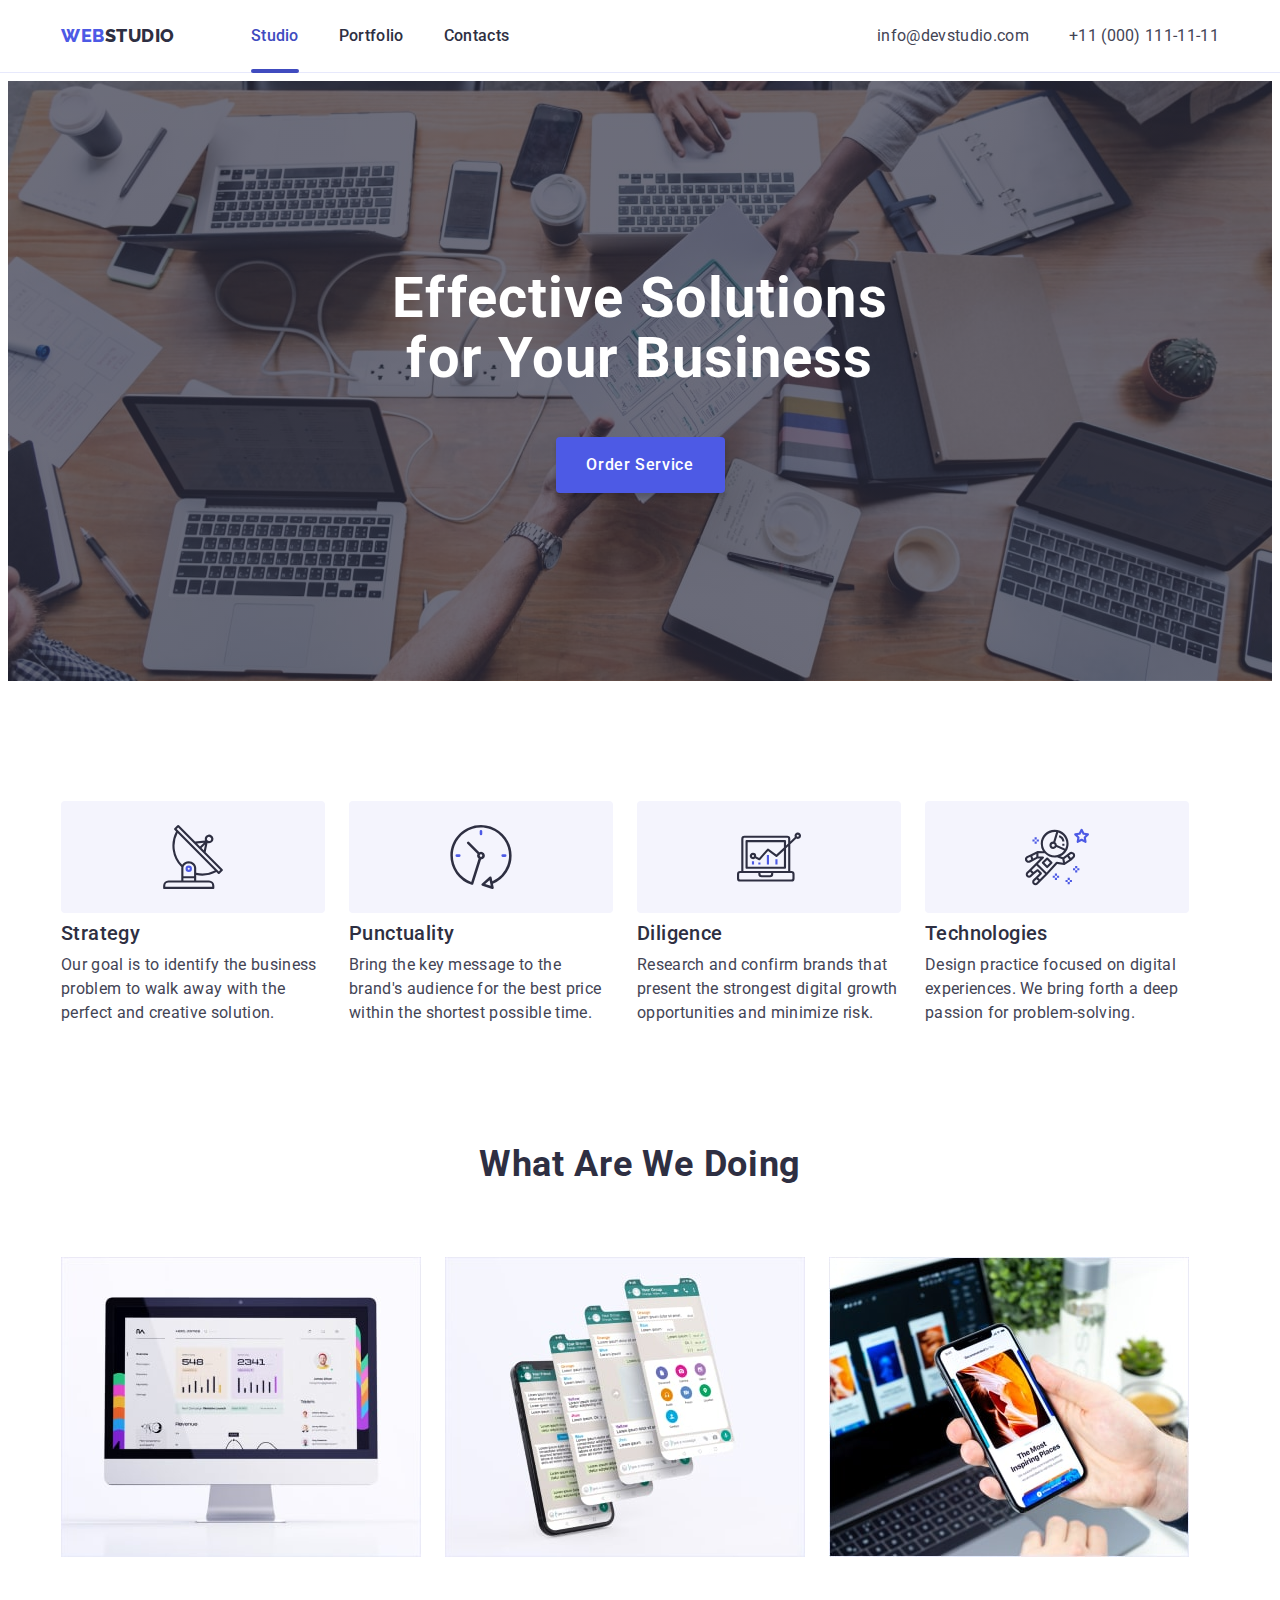
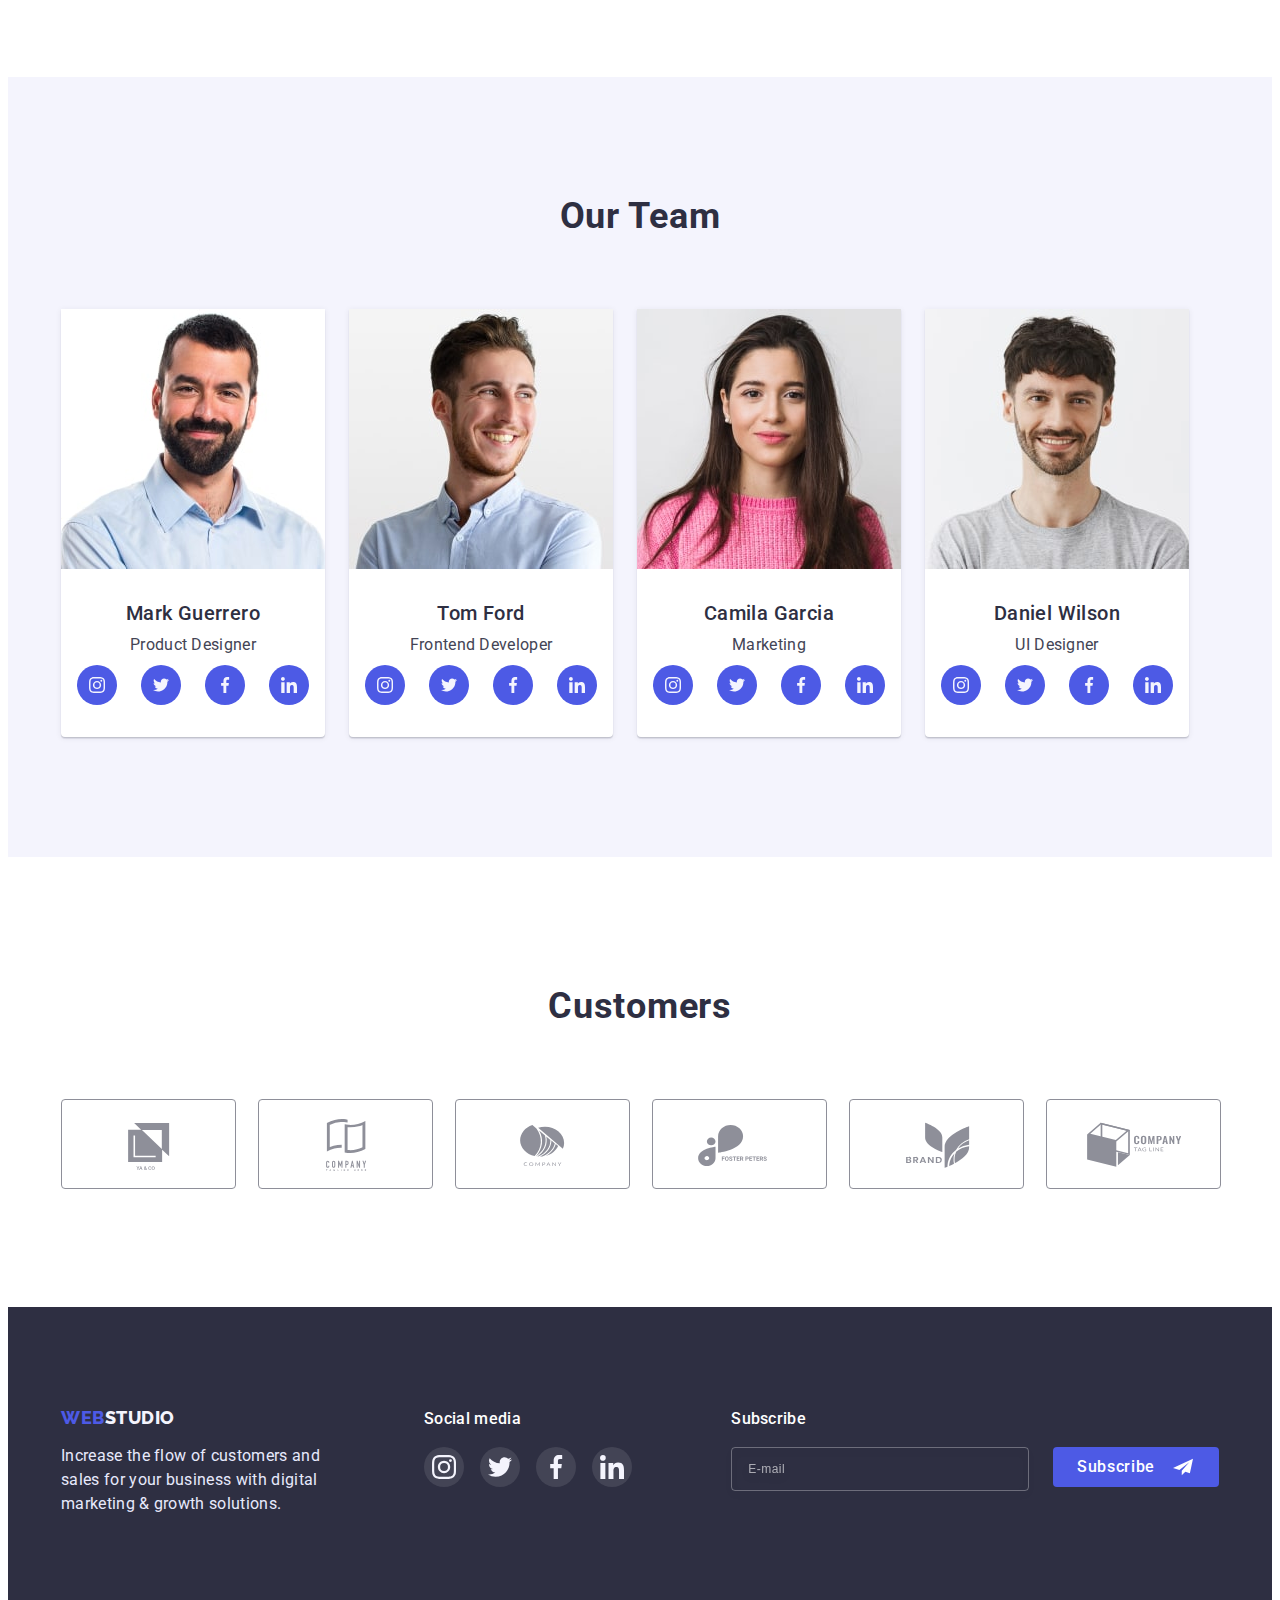
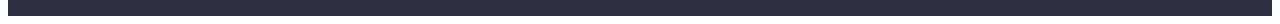
<file: index.html>
<!DOCTYPE html>
<html lang="en">
  <head>
    <meta charset="UTF-8" />
    <meta http-equiv="X-UA-Compatible" content="IE=edge" />
    <meta name="viewport" content="width=device-width, initial-scale=1.0" />
    <link rel="preconnect" href="https://fonts.googleapis.com" />
    <link rel="preconnect" href="https://fonts.gstatic.com" crossorigin />
    <link
      href="https://fonts.googleapis.com/css2?family=Raleway:wght@800&family=Roboto:wght@400;500;700;900&display=swap"
      rel="stylesheet"
    />
    <link
      rel="stylesheet"
      href="https://cdnjs.cloudflare.com/ajax/libs/modern-normalize/1.1.0/modern-normalize.min.css"
      integrity="sha512-wpPYUAdjBVSE4KJnH1VR1HeZfpl1ub8YT/NKx4PuQ5NmX2tKuGu6U/JRp5y+Y8XG2tV+wKQpNHVUX03MfMFn9Q=="
      crossorigin="anonymous"
      referrerpolicy="no-referrer"
    />
    <link rel="stylesheet" href="./css/style.css" />
    <title>Studio</title>
  </head>
  <body>
    <header class="header">
      <div class="container header-container">
        <nav class="header-navigation">
          <a class="header-logo link" href="./index.html" rel="noopener noreferrer nofollow"
            ><span style="color: #4d5ae5">Web</span>Studio</a
          >
          <ul class="header-list list">
            <li class="header-item">
              <a class="header-link link current" href="./index.html" rel="noopener noreferrer nofollow">Studio</a>
            </li>
            <li class="header-item">
              <a class="header-link link" href="./portfolio.html" rel="noopener noreferrer nofollow">Portfolio</a>
            </li>
            <li class="header-item">
              <a class="header-link link" href="" rel="noopener noreferrer nofollow">Contacts</a>
            </li>
          </ul>
        </nav>
        <address class="header-adress">
          <ul class="adress-list list">
            <li class="adress-item">
              <a class="adress-mail link" href="mailto:info@devstudio.com" rel="noopener noreferrer nofollow">info@devstudio.com</a>
            </li>
            <li class="adress-item">
              <a class="adress-tel link" href="tel:+110001111111" rel="noopener noreferrer nofollow">+11 (000) 111-11-11</a>
            </li>
          </ul>
        </address>
      </div>
    </header>
    <main>
      <section class="hero">
        <div class="container hero-container">
          <h1 class="hero-title">Effective Solutions for Your Business</h1>
          <button class="hero-btn btn" type="button" data-modal-open>Order Service</button>
        </div>
      </section>
      <section class="about">
        <div class="container">
          <h2 class="visually-hidden">About us</h2>
          <ul class="about-list list">
            <li class="about-item">
              <div class="about-item-icon-wrap">
                <svg class="about-item-icon" width="64" height="64">
                  <use href="./images/icons.svg#icon-antenna"></use>
                </svg>
              </div>
              <h3 class="about-title">Strategy</h3>
              <p class="about-text">Our goal is to identify the business problem to walk away with the perfect and creative solution.</p>
            </li>
            <li class="about-item">
              <div class="about-item-icon-wrap">
                <svg class="about-item-icon" width="64" height="64">
                  <use href="./images/icons.svg#icon-clock"></use>
                </svg>
              </div>
              <h3 class="about-title">Punctuality</h3>
              <p class="about-text">Bring the key message to the brand's audience for the best price within the shortest possible time.</p>
            </li>
            <li class="about-item">
              <div class="about-item-icon-wrap">
                <svg class="about-item-icon" width="64" height="64">
                  <use href="./images/icons.svg#icon-diagram"></use>
                </svg>
              </div>
              <h3 class="about-title">Diligence</h3>
              <p class="about-text">
                Research and confirm brands that present the strongest digital growth opportunities and minimize risk.
              </p>
            </li>
            <li class="about-item">
              <div class="about-item-icon-wrap">
                <svg class="about-item-icon" width="64" height="64">
                  <use href="./images/icons.svg#icon-astronaut"></use>
                </svg>
              </div>
              <h3 class="about-title">Technologies</h3>
              <p class="about-text">Design practice focused on digital experiences. We bring forth a deep passion for problem-solving.</p>
            </li>
          </ul>
        </div>
      </section>
      <section class="ability">
        <div class="container">
          <h2 class="ability-title">What are we doing</h2>
          <ul class="ability-list list">
            <li class="ability-item">
              <img src="./images/main-page/1.jpg" alt="Desktop app" width="360" />
            </li>
            <li class="ability-item">
              <img src="./images/main-page/2.jpg" alt="Mobile app" width="360" />
            </li>
            <li class="ability-item">
              <img src="./images/main-page/3.jpg" alt="Cross-platform app" width="360" />
            </li>
          </ul>
        </div>
      </section>
      <section class="team">
        <div class="container">
          <h2 class="team-title">Our Team</h2>
          <ul class="team-list list">
            <li class="team-item">
              <img src="./images/main-page/team-1.jpg" alt="Mark Guerrero" width="264" />
              <div class="team-person">
                <h3 class="team-pre-title">Mark Guerrero</h3>
                <p class="team-text">Product Designer</p>
                <ul class="team-soc-list list">
                  <li class="team-soc-item">
                    <a href="" class="team-soc-link link" rel="noopener noreferrer nofollow">
                      <svg class="team-soc-icon" width="16" height="16">
                        <use href="./images/icons.svg#icon-instagram"></use>
                      </svg>
                    </a>
                  </li>
                  <li class="team-soc-item">
                    <a href="" class="team-soc-link link" rel="noopener noreferrer nofollow">
                      <svg class="team-soc-icon" width="16" height="16">
                        <use href="./images/icons.svg#icon-twitter"></use>
                      </svg>
                    </a>
                  </li>
                  <li class="team-soc-item">
                    <a href="" class="team-soc-link link" rel="noopener noreferrer nofollow">
                      <svg class="team-soc-icon" width="16" height="16">
                        <use href="./images/icons.svg#icon-facebook"></use>
                      </svg>
                    </a>
                  </li>
                  <li class="team-soc-item">
                    <a href="" class="team-soc-link link" rel="noopener noreferrer nofollow">
                      <svg class="team-soc-icon" width="16" height="16">
                        <use href="./images/icons.svg#icon-linkedin"></use>
                      </svg>
                    </a>
                  </li>
                </ul>
              </div>
            </li>

            <li class="team-item">
              <img src="./images/main-page/team-2.jpg" alt="Tom Ford" width="264" />
              <div class="team-person">
                <h3 class="team-pre-title">Tom Ford</h3>
                <p class="team-text">Frontend Developer</p>
                <ul class="team-soc-list list">
                  <li class="team-soc-item">
                    <a href="" class="team-soc-link link" rel="noopener noreferrer nofollow">
                      <svg class="team-soc-icon" width="16" height="16">
                        <use href="./images/icons.svg#icon-instagram"></use>
                      </svg>
                    </a>
                  </li>
                  <li class="team-soc-item">
                    <a href="" class="team-soc-link link" rel="noopener noreferrer nofollow">
                      <svg class="team-soc-icon" width="16" height="16">
                        <use href="./images/icons.svg#icon-twitter"></use>
                      </svg>
                    </a>
                  </li>
                  <li class="team-soc-item">
                    <a href="" class="team-soc-link link" rel="noopener noreferrer nofollow">
                      <svg class="team-soc-icon" width="16" height="16">
                        <use href="./images/icons.svg#icon-facebook"></use>
                      </svg>
                    </a>
                  </li>
                  <li class="team-soc-item">
                    <a href="" class="team-soc-link link" rel="noopener noreferrer nofollow">
                      <svg class="team-soc-icon" width="16" height="16">
                        <use href="./images/icons.svg#icon-linkedin"></use>
                      </svg>
                    </a>
                  </li>
                </ul>
              </div>
            </li>

            <li class="team-item">
              <img src="./images/main-page/team-3.jpg" alt="Camila Garcia" width="264" />
              <div class="team-person">
                <h3 class="team-pre-title">Camila Garcia</h3>
                <p class="team-text">Marketing</p>
                <ul class="team-soc-list list">
                  <li class="team-soc-item">
                    <a href="" class="team-soc-link link" rel="noopener noreferrer nofollow">
                      <svg class="team-soc-icon" width="16" height="16">
                        <use href="./images/icons.svg#icon-instagram"></use>
                      </svg>
                    </a>
                  </li>
                  <li class="team-soc-item">
                    <a href="" class="team-soc-link link" rel="noopener noreferrer nofollow">
                      <svg class="team-soc-icon" width="16" height="16">
                        <use href="./images/icons.svg#icon-twitter"></use>
                      </svg>
                    </a>
                  </li>
                  <li class="team-soc-item">
                    <a href="" class="team-soc-link link" rel="noopener noreferrer nofollow">
                      <svg class="team-soc-icon" width="16" height="16">
                        <use href="./images/icons.svg#icon-facebook"></use>
                      </svg>
                    </a>
                  </li>
                  <li class="team-soc-item">
                    <a href="" class="team-soc-link link" rel="noopener noreferrer nofollow">
                      <svg class="team-soc-icon" width="16" height="16">
                        <use href="./images/icons.svg#icon-linkedin"></use>
                      </svg>
                    </a>
                  </li>
                </ul>
              </div>
            </li>
            <li class="team-item">
              <img src="./images/main-page/team-4.jpg" alt="Daniel Wilson" width="264" />
              <div class="team-person">
                <h3 class="team-pre-title">Daniel Wilson</h3>
                <p class="team-text">UI Designer</p>
                <ul class="team-soc-list list">
                  <li class="team-soc-item">
                    <a href="" class="team-soc-link link" rel="noopener noreferrer nofollow">
                      <svg class="team-soc-icon" width="16" height="16">
                        <use href="./images/icons.svg#icon-instagram"></use>
                      </svg>
                    </a>
                  </li>
                  <li class="team-soc-item">
                    <a href="" class="team-soc-link link" rel="noopener noreferrer nofollow">
                      <svg class="team-soc-icon" width="16" height="16">
                        <use href="./images/icons.svg#icon-twitter"></use>
                      </svg>
                    </a>
                  </li>
                  <li class="team-soc-item">
                    <a href="" class="team-soc-link link" rel="noopener noreferrer nofollow">
                      <svg class="team-soc-icon" width="16" height="16">
                        <use href="./images/icons.svg#icon-facebook"></use>
                      </svg>
                    </a>
                  </li>
                  <li class="team-soc-item">
                    <a href="" class="team-soc-link link" rel="noopener noreferrer nofollow">
                      <svg class="team-soc-icon" width="16" height="16">
                        <use href="./images/icons.svg#icon-linkedin"></use>
                      </svg>
                    </a>
                  </li>
                </ul>
              </div>
            </li>
          </ul>
        </div>
      </section>
      <section class="customers">
        <div class="container">
          <h2 class="customers-title">Customers</h2>
          <ul class="customers-list list">
            <li class="customers-item">
              <a href="" class="customers-link link" rel="noopener noreferrer nofollow">
                <svg class="customers-icon" width="168" height="88">
                  <use href="./images/icons.svg#icon-client-1"></use>
                </svg>
              </a>
            </li>
            <li class="customers-item">
              <a href="" class="customers-link link" rel="noopener noreferrer nofollow">
                <svg class="customers-icon" width="168" height="88">
                  <use href="./images/icons.svg#icon-client-2"></use>
                </svg>
              </a>
            </li>
            <li class="customers-item">
              <a href="" class="customers-link link" rel="noopener noreferrer nofollow">
                <svg class="customers-icon" width="168" height="88">
                  <use href="./images/icons.svg#icon-client-3"></use>
                </svg>
              </a>
            </li>
            <li class="customers-item">
              <a href="" class="customers-link link" rel="noopener noreferrer nofollow">
                <svg class="customers-icon" width="168" height="88">
                  <use href="./images/icons.svg#icon-client-4"></use>
                </svg>
              </a>
            </li>
            <li class="customers-item">
              <a href="" class="customers-link link" rel="noopener noreferrer nofollow">
                <svg class="customers-icon" width="168" height="88">
                  <use href="./images/icons.svg#icon-client-5"></use>
                </svg>
              </a>
            </li>
            <li class="customers-item">
              <a href="" class="customers-link link" rel="noopener noreferrer nofollow">
                <svg class="customers-icon" width="168" height="88">
                  <use href="./images/icons.svg#icon-client-6"></use>
                </svg>
              </a>
            </li>
          </ul>
        </div>
      </section>
    </main>
    <footer class="footer">
      <div class="container">
        <div class="footer-container">
          <a class="footer-logo link" href="./index.html" rel="noopener noreferrer nofollow"
            ><span style="color: #4d5ae5">Web</span>Studio</a
          >
          <p class="footer-text">Increase the flow of customers and sales for your business with digital marketing & growth solutions.</p>
        </div>
        <div class="footer-container-soc">
          <p class="footer-soc-title">Social media</p>
          <ul class="footer-soc-list list">
            <li class="footer-soc-item">
              <a href="" class="footer-soc-link link" rel="noopener noreferrer nofollow">
                <svg class="footer-soc-icon" width="24" height="24">
                  <use href="./images/icons.svg#icon-instagram"></use>
                </svg>
              </a>
            </li>
            <li class="footer-soc-item">
              <a href="" class="footer-soc-link link" rel="noopener noreferrer nofollow">
                <svg class="footer-soc-icon" width="24" height="24">
                  <use href="./images/icons.svg#icon-twitter"></use>
                </svg>
              </a>
            </li>
            <li class="footer-soc-item">
              <a href="" class="footer-soc-link link" rel="noopener noreferrer nofollow">
                <svg class="footer-soc-icon" width="24" height="24">
                  <use href="./images/icons.svg#icon-facebook"></use>
                </svg>
              </a>
            </li>
            <li class="footer-soc-item">
              <a href="" class="footer-soc-link link" rel="noopener noreferrer nofollow">
                <svg class="footer-soc-icon" width="24" height="24">
                  <use href="./images/icons.svg#icon-linkedin"></use>
                </svg>
              </a>
            </li>
          </ul>
        </div>
        <div class="footer-container-email-input">
          <p class="footer-email-title">Subscribe</p>
          <form class="footer-form">
            <input type="email" class="subscribe-input" name="subscribe-email" placeholder="E-mail" />
            <button class="btn-subscribe btn" type="submit">
              <span>Subscribe</span>
              <svg class="subscribe-icon" width="24" height="20">
                <use href="./images/icons.svg#icon-paper-plane"></use>
              </svg>
            </button>
          </form>
        </div>
      </div>
    </footer>
    <div class="backdrop is-hidden" data-modal>
      <div class="modal">
        <button type="button" class="modal-close-btn" data-modal-close>
          <svg class="modal-close-icon" width="8" height="8">
            <use href="./images/icons.svg#icon-close-btn"></use>
          </svg>
        </button>
        <p class="modal-title">Leave your contacts and we will call you back</p>
        <form class="modal-form">
          <div class="modal-field">
            <label class="input-lable" for="modal-name">Name</label>
            <div class="input-wrap">
              <input type="text" class="modal-input" name="modal-name" />
              <svg class="modal-icon" width="18" height="18">
                <use href="./images/icons.svg#icon-person-black"></use>
              </svg>
            </div>
          </div>
          <div class="modal-field">
            <label class="input-lable" for="modal-tel">Phone</label>
            <div class="input-wrap">
              <input type="tel" class="modal-input" name="modal-tel" />
              <svg class="modal-icon" width="18" height="24">
                <use href="./images/icons.svg#icon-phone-black"></use>
              </svg>
            </div>
          </div>
          <div class="modal-field">
            <label class="input-lable" for="modal-email">Email</label>
            <div class="input-wrap">
              <input type="email" class="modal-input" name="modal-email" />
              <svg class="modal-icon" width="18" height="24">
                <use href="./images/icons.svg#icon-email-black"></use>
              </svg>
            </div>
          </div>
          <div class="modal-field">
            <label class="input-lable" for="modal-comment">Comment</label>
            <textarea class="modal-message" name="modal-comment" id="modal-comment" placeholder="Text input"></textarea>
          </div>
          <div class="modal-field-check modal-field">
            <input class="input-check visually-hidden" type="checkbox" name="policy" id="policy" value="true" required />
            <label class="check-text" for="policy">
              <span>
                <svg class="check-icon" width="10" height="8">
                  <use href="./images/icons.svg#icon-check-mark"></use>
                </svg>
              </span>
              <p>I accept the terms and conditions of the <a class="policy-link link" href="">Privacy Policy</a></p>
            </label>
          </div>
          <div class="modal-btn-wrap"><button class="modal-send-btn" type="submit">Send</button></div>
        </form>
      </div>
    </div>
    <script>
      const { height: pageHeaderHeight } = document.querySelector('.header').getBoundingClientRect();

      document.body.style.paddingTop = `${pageHeaderHeight}px`;
    </script>
    <script src="./modal.js"></script>
  </body>
</html>
</file>
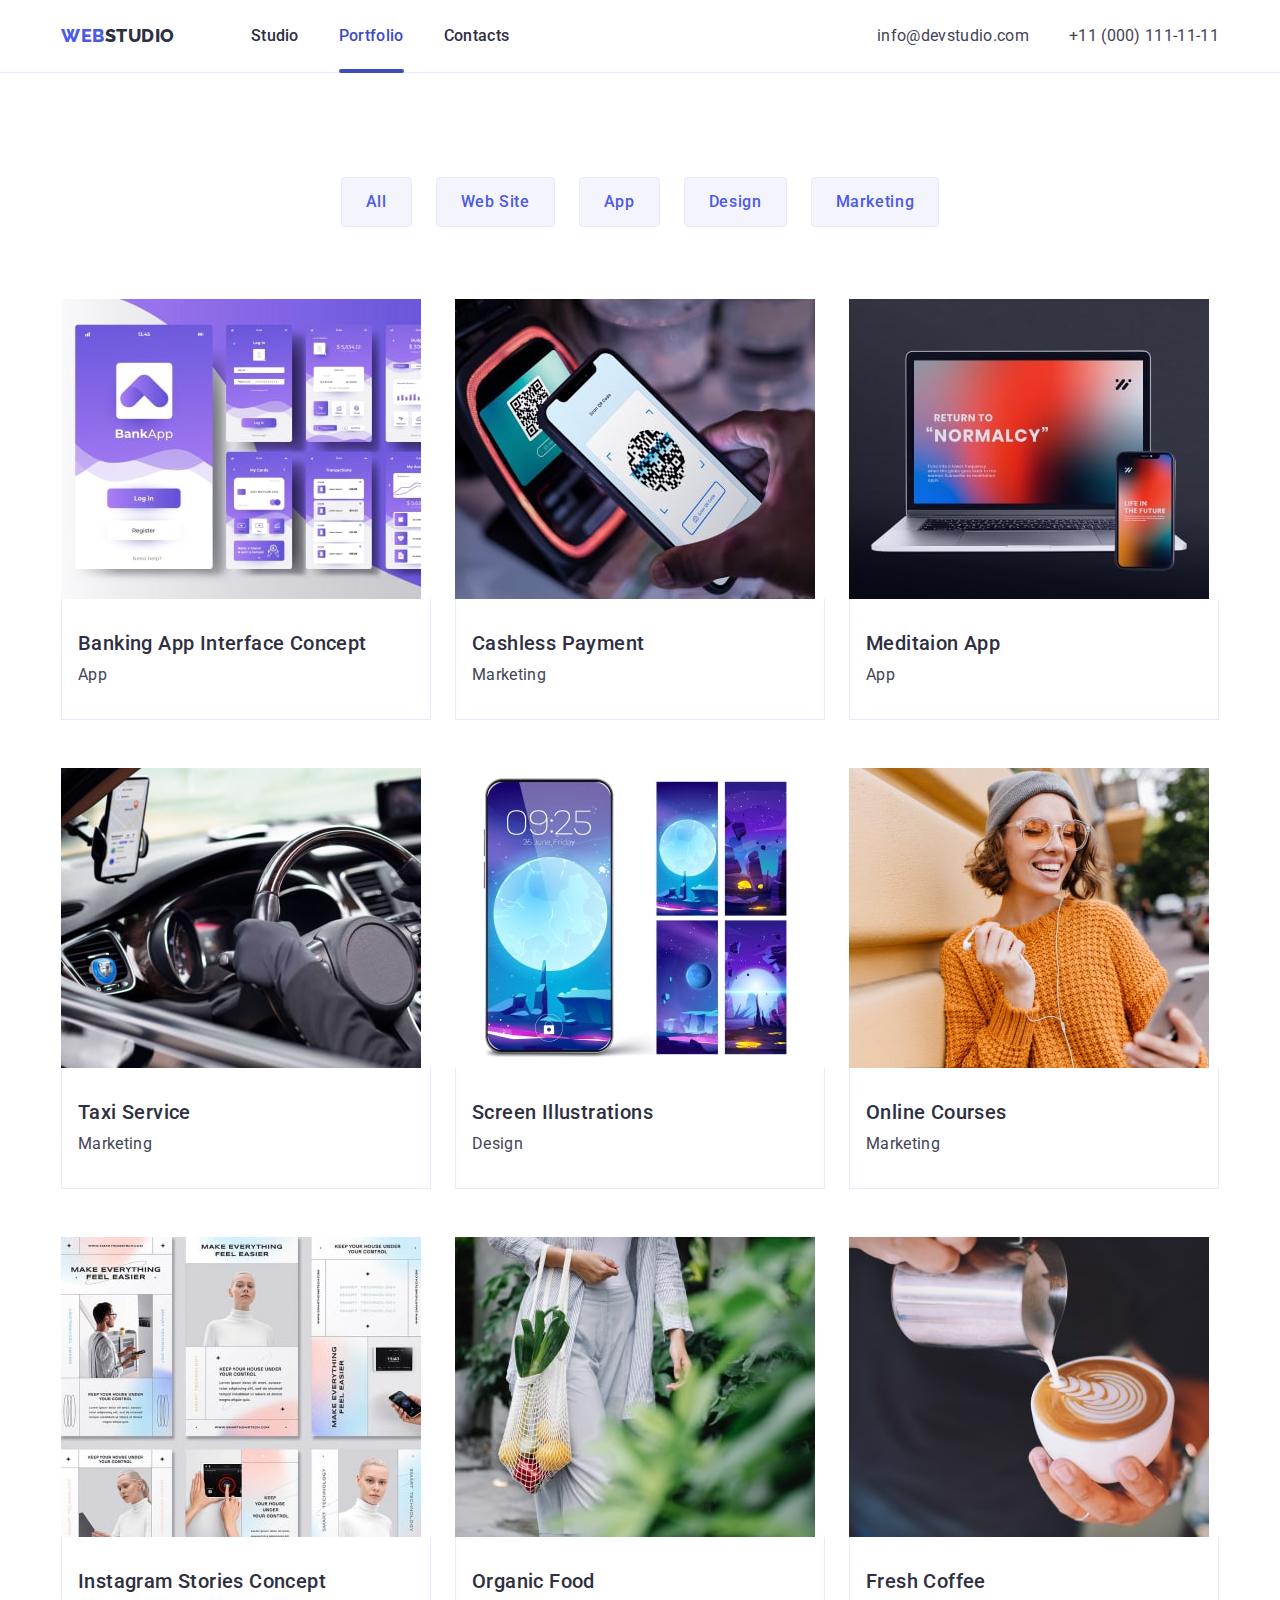
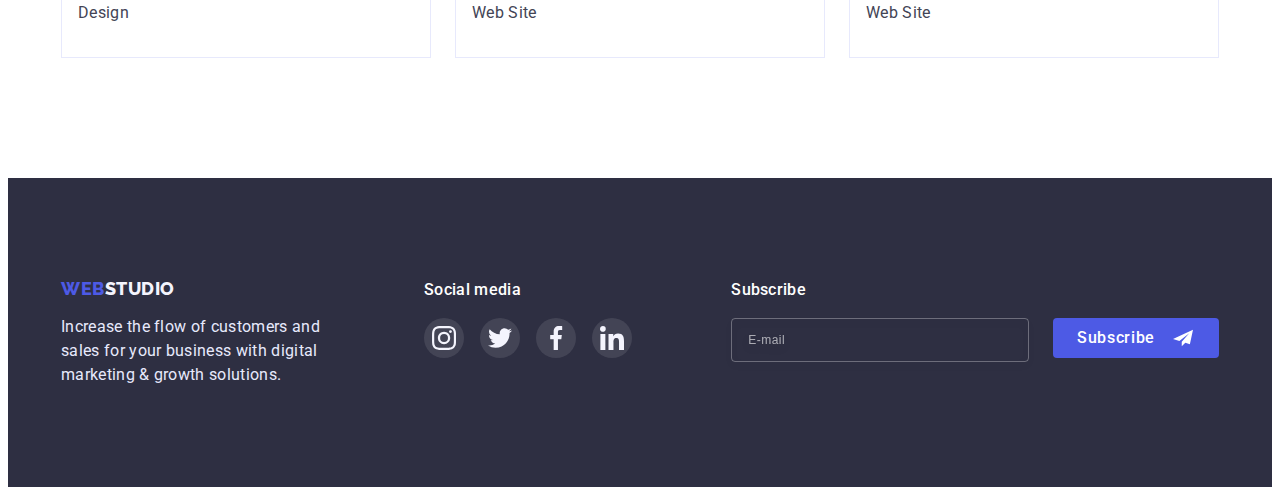
<file: portfolio.html>
<!DOCTYPE html>
<html lang="en">
  <head>
    <meta charset="UTF-8" />
    <meta http-equiv="X-UA-Compatible" content="IE=edge" />
    <meta name="viewport" content="width=device-width, initial-scale=1.0" />
    <link rel="preconnect" href="https://fonts.googleapis.com" />
    <link rel="preconnect" href="https://fonts.gstatic.com" crossorigin />
    <link
      href="https://fonts.googleapis.com/css2?family=Raleway:wght@800&family=Roboto:wght@400;500;700;900&display=swap"
      rel="stylesheet"
    />
    <link
      rel="stylesheet"
      href="https://cdnjs.cloudflare.com/ajax/libs/modern-normalize/1.1.0/modern-normalize.min.css"
      integrity="sha512-wpPYUAdjBVSE4KJnH1VR1HeZfpl1ub8YT/NKx4PuQ5NmX2tKuGu6U/JRp5y+Y8XG2tV+wKQpNHVUX03MfMFn9Q=="
      crossorigin="anonymous"
      referrerpolicy="no-referrer"
    />
    <link rel="stylesheet" href="./css/style.css" />
    <title>Portfolio</title>
  </head>
  <body>
    <header class="header">
      <div class="container header-container">
        <nav class="header-navigation">
          <a class="header-logo link" href="./index.html" rel="noopener noreferrer nofollow"
            ><span style="color: #4d5ae5">Web</span>Studio</a
          >
          <ul class="header-list list">
            <li class="header-item">
              <a class="header-link link" href="./index.html" rel="noopener noreferrer nofollow">Studio</a>
            </li>
            <li class="header-item">
              <a class="header-link link current" href="./portfolio.html" rel="noopener noreferrer nofollow">Portfolio</a>
            </li>
            <li class="header-item">
              <a class="header-link link" href="" rel="noopener noreferrer nofollow">Contacts</a>
            </li>
          </ul>
        </nav>
        <address class="header-adress">
          <ul class="adress-list list">
            <li class="adress-item">
              <a class="adress-mail link" href="mailto:info@devstudio.com" rel="noopener noreferrer nofollow">info@devstudio.com</a>
            </li>
            <li class="adress-item">
              <a class="adress-tel link" href="tel:+110001111111" rel="noopener noreferrer nofollow">+11 (000) 111-11-11</a>
            </li>
          </ul>
        </address>
      </div>
    </header>
    <main>
      <section class="portfolio">
        <div class="container">
          <h1 class="visually-hidden">Portfolio</h1>
          <ul class="portfolio-filter-list list">
            <li class="portfolio-filter-item">
              <button class="portfolio-btn btn" type="button">All</button>
            </li>
            <li class="portfolio-filter-item">
              <button class="portfolio-btn btn" type="button">Web Site</button>
            </li>
            <li class="portfolio-filter-item">
              <button class="portfolio-btn btn" type="button">App</button>
            </li>
            <li class="portfolio-filter-item">
              <button class="portfolio-btn btn" type="button">Design</button>
            </li>
            <li class="portfolio-filter-item">
              <button class="portfolio-btn btn" type="button">Marketing</button>
            </li>
          </ul>
          <ul class="portfolio-project-list list">
            <li class="portfolio-project-item">
              <a class="portfolio-project-link link" href="" rel="noopener noreferrer nofollow">
                <div class="project-cover-wrap">
                  <img src="./images/portfolio/img-1.jpg" alt="Banking App Interface Concept" width="360" />
                  <p class="project-cover-text">
                    14 Stylish and User-Friendly App Design Concepts · Task Manager App · Calorie Tracker App · Exotic Fruit Ecommerce App ·
                    Cloud Storage App
                  </p>
                </div>
                <div class="portfolio-project-wrap">
                  <h2 class="portfolio-project-title">Banking App Interface Concept</h2>
                  <p class="portfolio-project-text">App</p>
                </div>
              </a>
            </li>
            <li class="portfolio-project-item">
              <a class="portfolio-project-link link" href="" rel="noopener noreferrer nofollow">
                <div class="project-cover-wrap">
                  <img src="./images/portfolio/img-2.jpg" alt="Cashless Payment" width="360" />
                  <p class="project-cover-text">
                    14 Stylish and User-Friendly App Design Concepts · Task Manager App · Calorie Tracker App · Exotic Fruit Ecommerce App ·
                    Cloud Storage App
                  </p>
                </div>
                <div class="portfolio-project-wrap">
                  <h2 class="portfolio-project-title">Cashless Payment</h2>
                  <p class="portfolio-project-text">Marketing</p>
                </div>
              </a>
            </li>
            <li class="portfolio-project-item">
              <a class="portfolio-project-link link" href="" rel="noopener noreferrer nofollow">
                <div class="project-cover-wrap">
                  <img src="./images/portfolio/img-3.jpg" alt="Meditaion App" width="360" />
                  <p class="project-cover-text">
                    14 Stylish and User-Friendly App Design Concepts · Task Manager App · Calorie Tracker App · Exotic Fruit Ecommerce App ·
                    Cloud Storage App
                  </p>
                </div>
                <div class="portfolio-project-wrap">
                  <h2 class="portfolio-project-title">Meditaion App</h2>
                  <p class="portfolio-project-text">App</p>
                </div>
              </a>
            </li>
            <li class="portfolio-project-item">
              <a class="portfolio-project-link link" href="" rel="noopener noreferrer nofollow">
                <div class="project-cover-wrap">
                  <img src="./images/portfolio/img-4.jpg" alt="Taxi Service" width="360" />
                  <p class="project-cover-text">
                    14 Stylish and User-Friendly App Design Concepts · Task Manager App · Calorie Tracker App · Exotic Fruit Ecommerce App ·
                    Cloud Storage App
                  </p>
                </div>
                <div class="portfolio-project-wrap">
                  <h2 class="portfolio-project-title">Taxi Service</h2>
                  <p class="portfolio-project-text">Marketing</p>
                </div>
              </a>
            </li>
            <li class="portfolio-project-item">
              <a class="portfolio-project-link link" href="" rel="noopener noreferrer nofollow">
                <div class="project-cover-wrap">
                  <img src="./images/portfolio/img-5.jpg" alt="Screen Illustrations" width="360" />
                  <p class="project-cover-text">
                    14 Stylish and User-Friendly App Design Concepts · Task Manager App · Calorie Tracker App · Exotic Fruit Ecommerce App ·
                    Cloud Storage App
                  </p>
                </div>
                <div class="portfolio-project-wrap">
                  <h2 class="portfolio-project-title">Screen Illustrations</h2>
                  <p class="portfolio-project-text">Design</p>
                </div>
              </a>
            </li>
            <li class="portfolio-project-item">
              <a class="portfolio-project-link link" href="" rel="noopener noreferrer nofollow">
                <div class="project-cover-wrap">
                  <img src="./images/portfolio/img-6.jpg" alt="Online Courses" width="360" />
                  <p class="project-cover-text">
                    14 Stylish and User-Friendly App Design Concepts · Task Manager App · Calorie Tracker App · Exotic Fruit Ecommerce App ·
                    Cloud Storage App
                  </p>
                </div>
                <div class="portfolio-project-wrap">
                  <h2 class="portfolio-project-title">Online Courses</h2>
                  <p class="portfolio-project-text">Marketing</p>
                </div>
              </a>
            </li>
            <li class="portfolio-project-item">
              <a class="portfolio-project-link link" href="" rel="noopener noreferrer nofollow">
                <div class="project-cover-wrap">
                  <img src="./images/portfolio/img-7.jpg" alt="Instagram Stories Concept" width="360" />
                  <p class="project-cover-text">
                    14 Stylish and User-Friendly App Design Concepts · Task Manager App · Calorie Tracker App · Exotic Fruit Ecommerce App ·
                    Cloud Storage App
                  </p>
                </div>
                <div class="portfolio-project-wrap">
                  <h2 class="portfolio-project-title">Instagram Stories Concept</h2>
                  <p class="portfolio-project-text">Design</p>
                </div>
              </a>
            </li>
            <li class="portfolio-project-item">
              <a class="portfolio-project-link link" href="" rel="noopener noreferrer nofollow">
                <div class="project-cover-wrap">
                  <img src="./images/portfolio/img-8.jpg" alt="Organic Food" width="360" />
                  <p class="project-cover-text">
                    14 Stylish and User-Friendly App Design Concepts · Task Manager App · Calorie Tracker App · Exotic Fruit Ecommerce App ·
                    Cloud Storage App
                  </p>
                </div>
                <div class="portfolio-project-wrap">
                  <h2 class="portfolio-project-title">Organic Food</h2>
                  <p class="portfolio-project-text">Web Site</p>
                </div>
              </a>
            </li>
            <li class="portfolio-project-item">
              <a class="portfolio-project-link link" href="" rel="noopener noreferrer nofollow">
                <div class="project-cover-wrap">
                  <img src="./images/portfolio/img-9.jpg" alt="Fresh Coffee" width="360" />
                  <p class="project-cover-text">
                    14 Stylish and User-Friendly App Design Concepts · Task Manager App · Calorie Tracker App · Exotic Fruit Ecommerce App ·
                    Cloud Storage App
                  </p>
                </div>
                <div class="portfolio-project-wrap">
                  <h2 class="portfolio-project-title">Fresh Coffee</h2>
                  <p class="portfolio-project-text">Web Site</p>
                </div>
              </a>
            </li>
          </ul>
        </div>
      </section>
    </main>
    <footer class="footer">
      <div class="container">
        <div class="footer-container">
          <a class="footer-logo link" href="./index.html" rel="noopener noreferrer nofollow"
            ><span style="color: #4d5ae5">Web</span>Studio</a
          >
          <p class="footer-text">Increase the flow of customers and sales for your business with digital marketing & growth solutions.</p>
        </div>
        <div class="footer-container-soc">
          <p class="footer-soc-title">Social media</p>
          <ul class="footer-soc-list list">
            <li class="footer-soc-item">
              <a href="" class="footer-soc-link link" rel="noopener noreferrer nofollow">
                <svg class="footer-soc-icon" width="24" height="24">
                  <use href="./images/icons.svg#icon-instagram"></use>
                </svg>
              </a>
            </li>
            <li class="footer-soc-item">
              <a href="" class="footer-soc-link link" rel="noopener noreferrer nofollow">
                <svg class="footer-soc-icon" width="24" height="24">
                  <use href="./images/icons.svg#icon-twitter"></use>
                </svg>
              </a>
            </li>
            <li class="footer-soc-item">
              <a href="" class="footer-soc-link link" rel="noopener noreferrer nofollow">
                <svg class="footer-soc-icon" width="24" height="24">
                  <use href="./images/icons.svg#icon-facebook"></use>
                </svg>
              </a>
            </li>
            <li class="footer-soc-item">
              <a href="" class="footer-soc-link link" rel="noopener noreferrer nofollow">
                <svg class="footer-soc-icon" width="24" height="24">
                  <use href="./images/icons.svg#icon-linkedin"></use>
                </svg>
              </a>
            </li>
          </ul>
        </div>
        <div class="footer-container-email-input">
          <p class="footer-email-title">Subscribe</p>
          <form class="form">
            <input type="email" class="subscribe-input" name="subscribe-email" placeholder="E-mail" />
            <button class="btn-subscribe btn" type="submit">
              <span>Subscribe</span>
              <svg class="subscribe-icon" width="24" height="20">
                <use href="./images/icons.svg#icon-paper-plane"></use>
              </svg>
            </button>
          </form>
        </div>
      </div>
    </footer>
    <script>
      const { height: pageHeaderHeight } = document.querySelector('.header').getBoundingClientRect();

      document.body.style.paddingTop = `${pageHeaderHeight}px`;
    </script>
  </body>
</html>
</file>
<file: css/style.css>
/* ---------- GENERAL ---------- */

p,
h1,
h2,
h3,
h4,
h5,
h6 {
  margin: 0;
}

ul {
  margin: 0;
  padding-left: 0;
}

button {
  cursor: pointer;
}

address {
  font-style: normal;
}

img {
  display: block;
  max-width: 100%;
  height: auto;
}

.container {
  width: 100%;
  max-width: 1158px;
  padding: 0 15px;
  margin: 0 auto;
}

:root {
  --main-title-color: #ffffff;
  --primary-brand-color: #4d5ae5;
  --pressed-state-color: #404bbf;
  --dark-color: #2e2f42;
  --success-color: #31d0aa;
  --text-color: #434455;
  --subtle-text-color: #8e8f99;
  --accent-color: #e7e9fc;
  --light-color: #f4f4fd;
  --modal-overlay-color: rgba(46, 47, 66, 0.4);
  --hero-background-color: rgba(46, 47, 66, 0.7);
  --timing-function: cubic-bezier(0.4, 0, 0.2, 1);
}

body {
  font-family: 'Roboto', sans-serif;
}

.visually-hidden {
  position: absolute;
  width: 1px;
  height: 1px;
  margin: -1px;
  border: 0;
  padding: 0;
  white-space: nowrap;
  clip-path: inset(100%);
  clip: rect(0 0 0 0);
  overflow: hidden;
}

.link {
  text-decoration: none;
  transition-property: color;
  transition-duration: 250ms;
  transition-timing-function: var(--timing-function);
}

.list {
  list-style: none;
}

.link:hover,
.link:focus,
.link.current {
  color: var(--pressed-state-color);
}

.btn {
  font-family: inherit;
  font-style: normal;
  font-weight: 500;
  font-size: 16px;
  line-height: 1.5;
  border-radius: 4px;
  cursor: pointer;
}
/* ------------------------ MAIN PAGE ------------------------ */
/* ---------- HEADER ---------- */

.header {
  position: fixed;
  width: 100%;
  top: 0;
  left: 0;
  border-bottom: 1px solid var(--accent-color);
  padding-top: 24px;
  padding-bottom: 24px;
  background-color: var(--main-title-color);
  z-index: 1;
}

.header-container {
  display: flex;
  align-items: center;
}

.header-navigation {
  display: flex;
  align-items: center;
  margin-right: auto;
}

.header-logo {
  margin-right: 76px;
  font-family: 'Raleway';
  font-weight: 800;
  font-size: 18px;
  line-height: 1.33;
  align-items: center;
  letter-spacing: 0.03em;
  text-transform: uppercase;
  color: var(--dark-color);
}

.header-list {
  display: flex;
  gap: 40px;
}

.header-item {
}

.header-link {
  display: flex;
  position: relative;
  font-weight: 500;
  font-size: 16px;
  line-height: 1.5;
  letter-spacing: 0.02em;
  color: var(--dark-color);
}

.header-link.current::after {
  content: '';
  width: 100%;
  height: 4px;
  background-color: #404bbf;
  border-radius: 2px;
  position: absolute;
  bottom: -25px;
  left: 0px;
}

.header-adress {
}
.adress-list {
  display: flex;
  gap: 40px;
}

.adress-mail,
.adress-tel {
  font-size: 16px;
  line-height: 1.5;
  letter-spacing: 0.02em;
  color: var(--text-color);
}

/* ---------- HERO ---------- */

.hero {
  max-width: 1440px;
  margin: 0 auto;
  padding-top: 188px;
  padding-bottom: 188px;
  background-color: var(--dark-color);
  background-image: linear-gradient(var(--hero-background-color), var(--hero-background-color)),
    url(../images/main-page/backgraund-hero-img.jpg);
  background-repeat: no-repeat;
  background-position: center;
  background-size: cover;
}

.hero-container {
  display: flex;
  flex-direction: column;
  align-items: center;
}

.hero-title {
  width: 496px;
  margin-bottom: 48px;
  font-weight: 700;
  font-size: 56px;
  line-height: 1.07;
  text-align: center;
  letter-spacing: 0.02em;
  color: var(--main-title-color);
}

.hero-btn {
  font-weight: 500;
  font-size: 16px;
  line-height: 1.5;
  letter-spacing: 0.04em;
  color: var(--main-title-color);
  min-width: 169px;
  height: 56px;
  background-color: var(--primary-brand-color);
  box-shadow: 0px 4px 4px rgba(0, 0, 0, 0.15);
  border-radius: 4px;
  border: none;
  transition-property: background-color;
  transition-duration: 250ms;
  transition-timing-function: var(--timing-function);
}

.hero-btn:hover,
.hero-btn:focus {
  background-color: var(--pressed-state-color);
}

/* ---------- ABOUT ---------- */

.about {
  padding-top: 120px;
  padding-bottom: 120px;
  background-color: var(--main-title-color);
}

.about-list {
  display: flex;
  gap: 24px;
}
.about-item {
  width: 264px;
}

.about-item-icon-wrap {
  width: 100%;
  height: 112px;
  margin-bottom: 8px;
  display: flex;
  justify-content: center;
  align-items: center;
  background-color: var(--light-color);
  border-radius: 4px;
}

.about-item-icon {
}

.about-title {
  margin-bottom: 8px;
  font-weight: 500;
  font-size: 20px;
  line-height: 1.2;
  letter-spacing: 0.02em;
  color: var(--dark-color);
}

.about-text {
  font-size: 16px;
  line-height: 1.5;
  letter-spacing: 0.02em;
  color: var(--text-color);
}

/* ---------- ABILITY ---------- */

.ability {
  padding-bottom: 120px;
  background-color: var(--main-title-color);
}
.ability-title {
  margin-bottom: 72px;
  font-weight: 700;
  font-size: 36px;
  line-height: 1.11;
  text-align: center;
  letter-spacing: 0.02em;
  text-transform: capitalize;
  color: var(--dark-color);
}
.ability-list {
  display: flex;
  gap: 24px;
}

.ability-item {
}

/* ---------- TEAM ---------- */

.team {
  padding-top: 120px;
  padding-bottom: 120px;
  background-color: var(--light-color);
}

.team-title {
  margin-bottom: 72px;
  font-weight: 700;
  font-size: 36px;
  line-height: 1.11;
  text-align: center;
  letter-spacing: 0.02em;
  text-transform: capitalize;
  color: var(--dark-color);
}

.team-list {
  display: flex;
  gap: 24px;
}

.team-item {
  background-color: var(--main-title-color);
  box-shadow: 0px 1px 6px rgba(46, 47, 66, 0.08), 0px 1px 1px rgba(46, 47, 66, 0.16), 0px 2px 1px rgba(46, 47, 66, 0.08);
  border-radius: 0px 0px 4px 4px;
}

.team-person {
  padding-top: 32px;
  padding-bottom: 32px;
}

.team-pre-title {
  margin-bottom: 8px;
  font-weight: 500;
  font-size: 20px;
  line-height: 1.2;
  text-align: center;
  letter-spacing: 0.02em;
  color: var(--dark-color);
}

.team-text {
  margin-bottom: 8px;
  font-size: 16px;
  line-height: 1.5;
  text-align: center;
  letter-spacing: 0.02em;
  color: var(--text-color);
}

.team-soc-list {
  display: flex;
  justify-content: center;
  gap: 24px;
}

.list {
}

.team-soc-item {
  height: 40px;
  width: 40px;
}

.team-soc-link {
  width: 100%;
  height: 100%;
  border-radius: 50%;
  display: flex;
  justify-content: center;
  align-items: center;
  background-color: var(--primary-brand-color);
  transition-property: background-color;
  transition-duration: 250ms;
  transition-timing-function: var(--timing-function);
}

.team-soc-link:focus,
.team-soc-link:hover {
  background-color: var(--pressed-state-color);
}

/* ---------- СUSTOMERS ---------- */

.customers {
  padding-top: 130px;
  padding-bottom: 120px;
}

.customers-title {
  margin-bottom: 72px;
  font-weight: 700;
  font-size: 36px;
  line-height: 1.11;
  text-align: center;
  letter-spacing: 0.02em;
  text-transform: capitalize;
  color: var(--dark-color);
}

.customers-list {
  display: flex;
  gap: 24px;
}

.customers-item {
  width: calc((100% - 120px) / 6);
  height: 88px;
}

.customers-link {
  width: 100%;
  height: 100%;
  border: 1px solid var(--subtle-text-color);
  border-radius: 4px;
  display: flex;
  justify-content: center;
  align-items: center;
  color: var(--subtle-text-color);
  transition-property: border-color, color;
  transition-duration: 250ms;
  transition-timing-function: var(--timing-function);
}

.link:hover,
.link:focus {
  border-color: var(--pressed-state-color);
  color: var(--pressed-state-color);
}
.customers-icon {
  fill: currentColor;
}

/* ---------- FOOTER ---------- */

.footer {
  padding-top: 100px;
  padding-bottom: 100px;
  background-color: var(--dark-color);
}

.footer .container {
  display: flex;
  justify-content: space-between;
}

.footer-container {
  display: flex;
  flex-direction: column;
}

.footer-logo {
  padding-bottom: 16px;
  font-family: 'Raleway';
  font-weight: 800;
  font-size: 18px;
  line-height: 1.17;
  align-items: center;
  letter-spacing: 0.03em;
  text-transform: uppercase;
  color: var(--light-color);
}

.footer-text {
  max-width: 264px;
  font-size: 16px;
  line-height: 1.5;
  letter-spacing: 0.02em;
  color: var(--accent-color);
}

.footer-container-soc {
  display: flex;
  flex-direction: column;
}

.footer-soc-title {
  padding-bottom: 16px;
  font-weight: 500;
  font-size: 16px;
  line-height: 1.5;
  letter-spacing: 0.02em;
  color: var(--main-title-color);
}

.footer-soc-list {
  display: flex;
  gap: 16px;
}

.footer-soc-item {
  height: 40px;
  width: 40px;
}
.footer-soc-link {
  width: 100%;
  height: 100%;
  border-radius: 50%;
  display: flex;
  justify-content: center;
  align-items: center;
  background-color: rgba(255, 255, 255, 0.1);
  transition-property: background-color;
  transition-duration: 250ms;
  transition-timing-function: var(--timing-function);
}

.footer-soc-link:focus,
.footer-soc-link:hover {
  background-color: var(--success-color);
}

.footer-soc-icon {
}

.footer-email-title {
  margin-bottom: 16px;
  font-weight: 500;
  font-size: 16px;
  line-height: 1.5;
  letter-spacing: 0.02em;
  color: var(--main-title-color);
}

.footer-container-email-input form {
  display: flex;
  gap: 24px;
}

.subscribe-input {
  width: 264px;
  height: 40px;
  padding-left: 16px;
  padding-right: 16px;
  border: 1px solid rgba(255, 255, 255, 0.3);
  border-radius: 4px;
  filter: drop-shadow(0px 4px 4px rgba(0, 0, 0, 0.15));
  background-color: transparent;
  outline: none;
  font-weight: 400;
  font-size: 12px;
  line-height: 2;
  letter-spacing: 0.04em;
  color: var(--main-title-color);
  transition-property: border;
  transition-duration: 250ms;
  transition-timing-function: var(--timing-function);
}

.subscribe-input::placeholder {
  font-weight: 400;
  font-size: 12px;
  line-height: 2;
  letter-spacing: 0.04em;
  color: rgba(255, 255, 255, 0.6);
}

.subscribe-input:focus {
  border: 1px solid var(--primary-brand-color);
}

.btn-subscribe {
  min-width: 165px;
  height: 40px;
  display: flex;
  flex-direction: row;
  justify-content: center;
  align-items: center;
  padding: 8px 24px;
  gap: 16px;
  background-color: var(--primary-brand-color);
  border-radius: 4px;
  border: none;
  transition-property: background-color;
  transition-duration: 250ms;
  transition-timing-function: var(--timing-function);
}

.btn-subscribe:hover,
.btn-subscribe:focus {
  background-color: var(--pressed-state-color);
}

.btn-subscribe span {
  font-weight: 500;
  font-size: 16px;
  line-height: 1.5;
  letter-spacing: 0.04em;
  color: var(--main-title-color);
}
/* ------------------------ BACKDROP ------------------------ */

.backdrop {
  position: fixed;
  top: 0;
  width: 100%;
  height: 100%;
  background-color: var(--modal-overlay-color);
  transition: opacity 250ms var(--timing-function), visibility 250ms var(--timing-function);
  z-index: 1;
}

.modal {
  position: absolute;
  top: 50%;
  left: 50%;
  padding: 24px;
  width: 408px;
  min-height: 576px;
  background-color: #fcfcfc;
  box-shadow: 0px 1px 1px rgba(0, 0, 0, 0.14), 0px 1px 3px rgba(0, 0, 0, 0.12), 0px 2px 1px rgba(0, 0, 0, 0.2);
  border-radius: 4px;
  transition: 250ms var(--timing-function);
  transform: translate(-50%, -50%) scale(1);
}

.backdrop.is-hidden .modal {
  transform: translate(-50%, 500%) scaleY(0);
}

.modal-close-btn {
  width: 24px;
  height: 24px;
  border-radius: 50%;
  background: var(--accent-color);
  border: 1px solid rgba(0, 0, 0, 0.1);
  display: flex;
  align-items: center;
  justify-content: center;
  margin-left: auto;
  transition-property: background-color, fill;
  transition-duration: 250ms;
  transition-timing-function: var(--timing-function);
}

.modal-close-btn:hover,
.modal-close-btn:focus {
  background-color: var(--pressed-state-color);
  fill: var(--main-title-color);
}

.modal-title {
  margin-bottom: 16px;
  padding-top: 24px;
  font-weight: 500;
  font-size: 16px;
  line-height: 1.5;
  text-align: center;
  letter-spacing: 0.02em;
  color: var(--dark-color);
}

.modal-field:nth-child(-n + 3) {
  margin-bottom: 8px;
}

.input-lable {
  font-weight: 400;
  font-size: 12px;
  line-height: 1.17;
  letter-spacing: 0.04em;
  color: var(--subtle-text-color);
}

.input-wrap {
  position: relative;
  margin-top: 4px;
}

.modal-input {
  width: 100%;
  height: 40px;
  padding-left: 38px;
  padding-right: 16px;
  border: 1px solid rgba(33, 33, 33, 0.2);
  border-radius: 4px;
  background-color: transparent;
  outline: none;
  font-weight: 400;
  font-size: 12px;
  line-height: 2;
  letter-spacing: 0.04em;
  color: var(--dark-color);
  transition-property: border-color;
  transition-duration: 250ms;
  transition-timing-function: var(--timing-function);
}

.modal-input:focus {
  border-color: var(--primary-brand-color);
}

.modal-icon {
  position: absolute;
  left: 16px;
  top: 50%;
  transform: translateY(-50%);
  transition-property: fill;
  transition-duration: 250ms;
  transition-timing-function: var(--timing-function);
}

.modal-input:focus + .modal-icon {
  fill: var(--primary-brand-color);
}

.modal-message {
  margin-top: 4px;
  width: 100%;
  height: 120px;
  padding: 16px;
  border: 1px solid rgba(33, 33, 33, 0.2);
  border-radius: 4px;
  background-color: transparent;
  outline: none;
  resize: none;
  font-weight: 400;
  font-size: 12px;
  line-height: 2;
  letter-spacing: 0.04em;
  color: var(--dark-color);
  transition-property: border-color;
  transition-duration: 250ms;
  transition-timing-function: var(--timing-function);
}

.modal-message:focus {
  border-color: var(--primary-brand-color);
}

.modal-message::placeholder {
  padding-top: 6px;
  font-weight: 400;
  font-size: 12px;
  line-height: 1.17;
  letter-spacing: 0.04em;
  color: rgba(117, 117, 117, 0.5);
}

.modal-field-check {
  margin-top: 16px;
  margin-bottom: 24px;
}

.check-text {
  display: flex;
  font-weight: 400;
  font-size: 12px;
  line-height: 1.17;
  letter-spacing: 0.04em;
  color: #757575;
}

.check-text span {
  width: 16px;
  height: 16px;
  border: 1.25px solid var(--dark-color);
  border-radius: 2px;
  margin-right: 8px;
  display: flex;
  align-items: center;
  justify-content: center;
  fill: transparent;
}

.input-check:checked + .check-text span {
  background-color: var(--pressed-state-color);
  fill: var(--light-color);
  border: none;
}

.policy-link {
  color: var(--primary-brand-color);
  text-decoration: underline;
}

.modal-btn-wrap {
  display: flex;
  justify-content: center;
}

.modal-send-btn {
  min-width: 165px;
  height: 56px;
  color: var(--main-title-color);
  padding: 16px 32px;
  background-color: var(--primary-brand-color);
  border-radius: 4px;
  border: none;
  transition-property: background-color;
  transition-duration: 250ms;
  transition-timing-function: var(--timing-function);
}

.modal-send-btn:hover,
.modal-send-btn:focus {
  background-color: var(--pressed-state-color);
}

.is-hidden {
  opacity: 0;
  visibility: hidden;
  pointer-events: none;
}

/* ------------------------ PORTFOLIO ------------------------ */

.portfolio {
  padding-top: 96px;
  padding-bottom: 120px;
}

.portfolio-filter-list {
  display: flex;
  justify-content: center;
  padding: 0px;
  gap: 24px;
  margin-bottom: 72px;
}
.portfolio-filter-item {
}

.portfolio-btn {
  padding: 12px 24px;
  font-weight: 500;
  font-size: 16px;
  line-height: 1.5;
  align-items: center;
  text-align: center;
  letter-spacing: 0.04em;
  color: var(--primary-brand-color);
  background-color: var(--light-color);
  border: 1px solid var(--accent-color);
  border-radius: 4px;
  transition-property: color, background-color, box-shadow;
  transition-duration: 250ms;
  transition-timing-function: var(--timing-function);
}

.portfolio-btn:hover,
.portfolio-btn:focus {
  color: var(--main-title-color);
  background-color: var(--pressed-state-color);
  box-shadow: 0px 3px 1px rgba(0, 0, 0, 0.1), 0px 2px 1px rgba(0, 0, 0, 0.08), 0px 2px 2px rgba(0, 0, 0, 0.12);
}

.portfolio-project-list {
  display: flex;
  flex-wrap: wrap;
  column-gap: 24px;
  row-gap: 48px;
}

.portfolio-project-item {
  width: calc((100% - 48px) / 3);
}

.portfolio-project-link {
  display: block;
  transition-property: box-shadow;
  transition-duration: 250ms;
  transition-timing-function: var(--timing-function);
}

.portfolio-project-link:hover,
.portfolio-project-link:focus {
  box-shadow: 0px 1px 6px rgba(46, 47, 66, 0.08), 0px 1px 1px rgba(46, 47, 66, 0.16), 0px 2px 1px rgba(46, 47, 66, 0.08);
}

.portfolio-project-link:hover .project-cover-text,
.portfolio-project-link:focus .project-cover-text {
  transform: translateY(0);
}

.project-cover-wrap {
  position: relative;
  overflow: hidden;
}

.project-cover-text {
  position: absolute;
  top: 0;
  padding: 40px 32px;
  font-weight: 400;
  font-size: 16px;
  line-height: 1.5;
  letter-spacing: 0.02em;
  color: var(--light-color);
  background: var(--primary-brand-color);
  height: 100%;
  transform: translateY(100%);
  transition: transform 250ms var(--timing-function);
  overflow: auto;
}

.portfolio-project-wrap {
  padding-top: 32px;
  padding-bottom: 32px;
  padding-left: 16px;
  border: 1px solid var(--accent-color);
  border-top: none;
}

.portfolio-project-title {
  margin-bottom: 8px;
  font-weight: 500;
  font-size: 20px;
  line-height: 1.2;
  letter-spacing: 0.02em;
  color: var(--dark-color);
}

.portfolio-project-text {
  font-size: 16px;
  line-height: 1.5;
  letter-spacing: 0.02em;
  color: var(--text-color);
}
</file>
